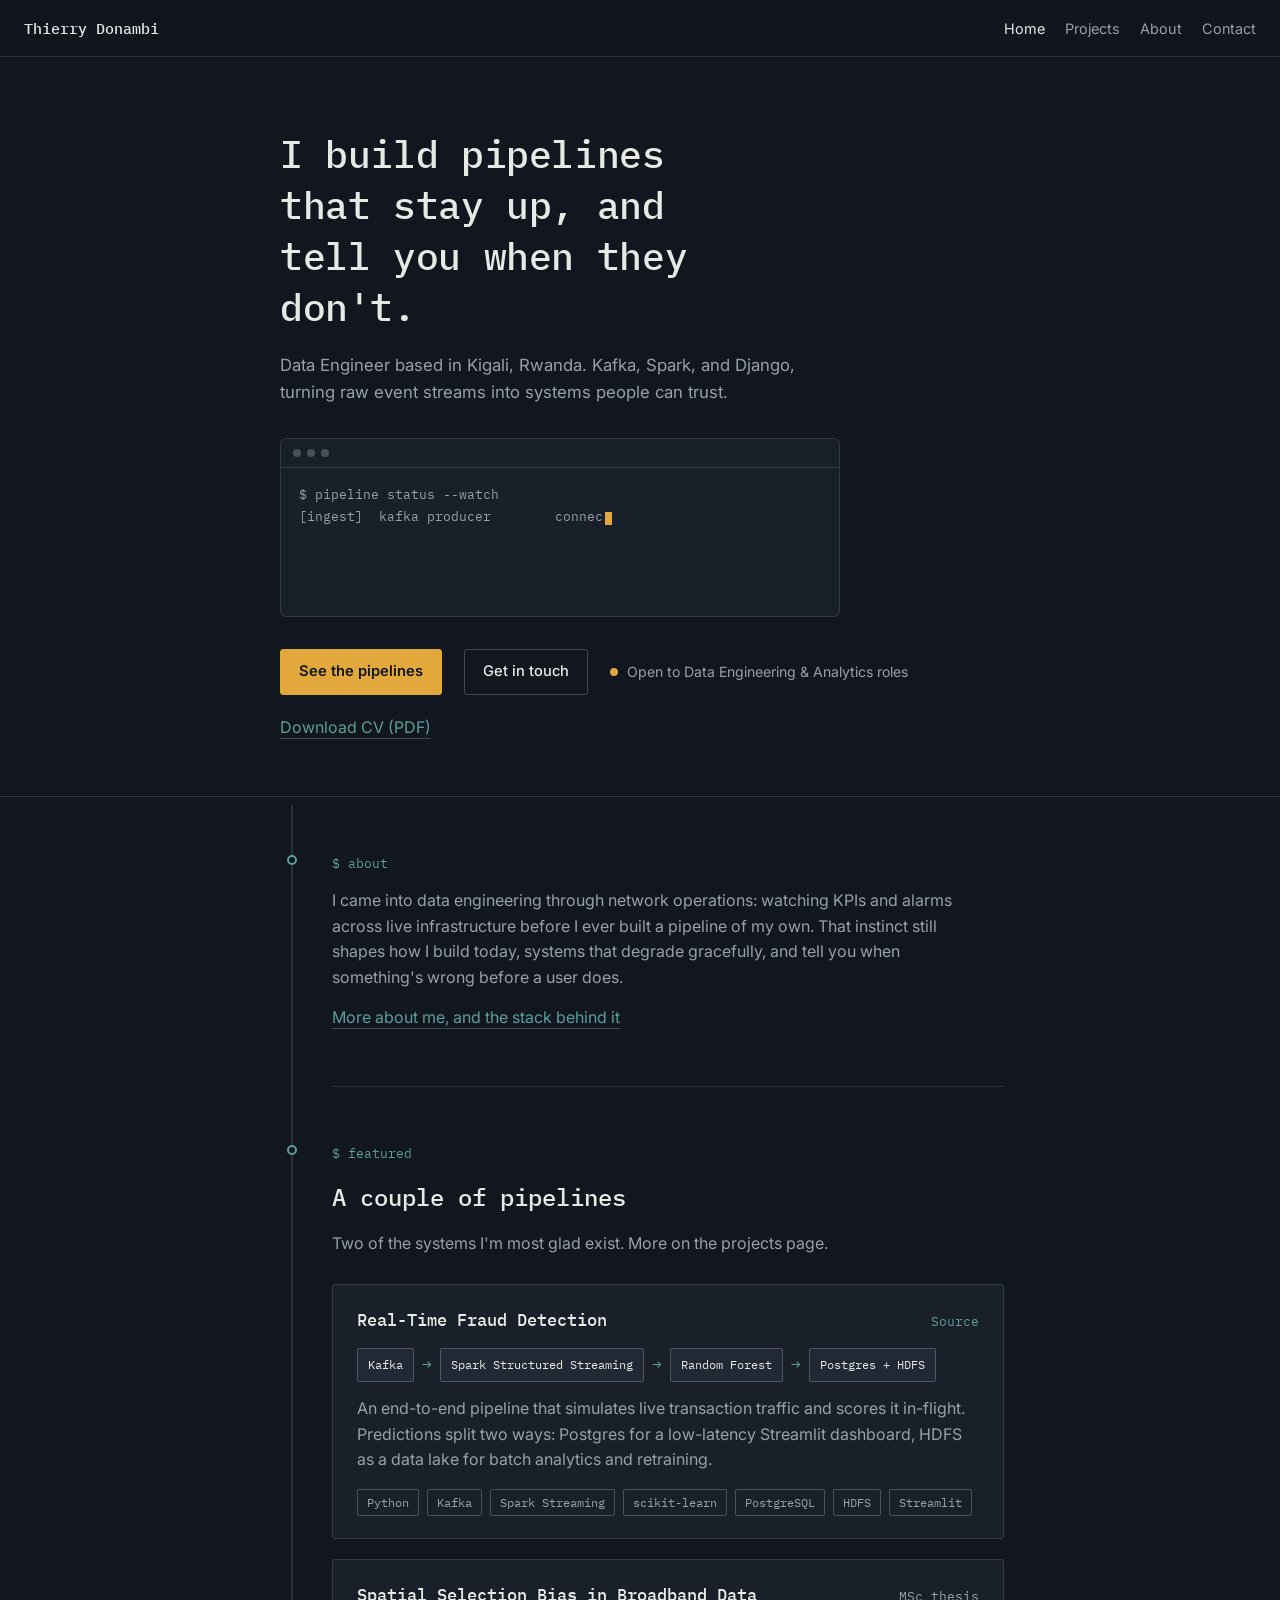
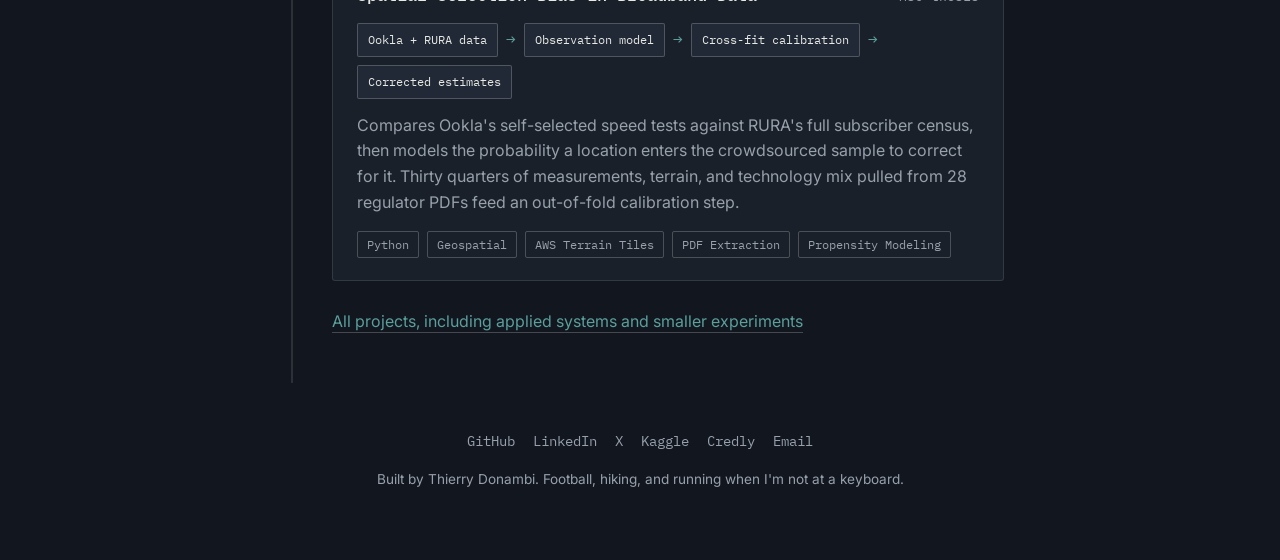
<file: index.html>
<!DOCTYPE html>
<html lang="en">
<head>
<meta charset="UTF-8">
<meta name="viewport" content="width=device-width, initial-scale=1.0">
<title>Thierry Donambi, Data Engineer</title>
<meta name="description" content="Thierry Donambi is a Data Engineer in Kigali, Rwanda, building streaming pipelines, cloud data infrastructure, and the web systems around them: Kafka, Spark, Django, AWS.">
<link rel="icon" href="data:image/svg+xml,%3Csvg xmlns='http://www.w3.org/2000/svg' viewBox='0 0 32 32'%3E%3Crect width='32' height='32' fill='%2312161F'/%3E%3Ccircle cx='16' cy='16' r='6' fill='%23E3A83B'/%3E%3C/svg%3E">
<link rel="preconnect" href="https://fonts.googleapis.com">
<link rel="preconnect" href="https://fonts.gstatic.com" crossorigin>
<link href="https://fonts.googleapis.com/css2?family=IBM+Plex+Mono:wght@400;500;600&family=Inter:wght@400;500;600;700&display=swap" rel="stylesheet">
<link rel="stylesheet" href="css/style.css">
</head>
<body>

<header class="topbar">
  <a href="index.html" class="topbar__name">Thierry Donambi</a>
  <nav class="topbar__nav">
    <a href="index.html" class="is-active">Home</a>
    <a href="projects.html">Projects</a>
    <a href="about.html">About</a>
    <a href="contact.html">Contact</a>
  </nav>
</header>

<main id="top">

  <!-- HERO -->
  <section class="hero">
    <div class="hero__inner">
      <h1 class="hero__headline">I build pipelines that stay up, and tell you when they don't.</h1>
      <p class="hero__sub">Data Engineer based in Kigali, Rwanda. Kafka, Spark, and Django, turning raw event streams into systems people can trust.</p>

      <div class="terminal" aria-hidden="true">
        <div class="terminal__bar"><span></span><span></span><span></span></div>
        <pre class="terminal__body" id="terminalBody"></pre>
      </div>

      <div class="hero__actions">
        <a class="btn btn--primary" href="projects.html">See the pipelines</a>
        <a class="btn" href="contact.html">Get in touch</a>
        <span class="status"><span class="status__dot"></span>Open to Data Engineering &amp; Analytics roles</span>
      </div>
      <p class="prose" style="margin-top:20px;"><a class="inline-link" href="assets/documents/Thierry_Donambi_DE.pdf" target="_blank" rel="noopener">Download CV (PDF)</a></p>
    </div>
  </section>

  <div class="layout">
    <div class="rail-line" aria-hidden="true"></div>

    <!-- ABOUT TEASER -->
    <div class="rail-dot"></div>
    <section class="stage" id="about">
      <span class="stage__tag">$ about</span>
      <p class="prose">
        I came into data engineering through network operations: watching KPIs and alarms
        across live infrastructure before I ever built a pipeline of my own. That instinct
        still shapes how I build today, systems that degrade gracefully, and tell you when
        something's wrong before a user does.
      </p>
      <p class="prose"><a class="inline-link" href="about.html">More about me, and the stack behind it</a></p>
    </section>

    <!-- FEATURED PIPELINES -->
    <div class="rail-dot"></div>
    <section class="stage" id="featured">
      <span class="stage__tag">$ featured</span>
      <h2 class="stage__title">A couple of pipelines</h2>
      <p class="prose">Two of the systems I'm most glad exist. More on the projects page.</p>

      <div class="cards">
        <article class="card">
          <div class="card__head">
            <h3>Real-Time Fraud Detection</h3>
            <a class="card__link" href="https://github.com/Elthiero/fraud-detection-system" target="_blank" rel="noopener">Source</a>
          </div>
          <div class="flow">
            <span class="flow__box">Kafka</span><span class="flow__arrow">→</span>
            <span class="flow__box">Spark Structured Streaming</span><span class="flow__arrow">→</span>
            <span class="flow__box">Random Forest</span><span class="flow__arrow">→</span>
            <span class="flow__box">Postgres + HDFS</span>
          </div>
          <p>An end-to-end pipeline that simulates live transaction traffic and scores it in-flight. Predictions split two ways: Postgres for a low-latency Streamlit dashboard, HDFS as a data lake for batch analytics and retraining.</p>
          <ul class="tags">
            <li>Python</li><li>Kafka</li><li>Spark Streaming</li><li>scikit-learn</li><li>PostgreSQL</li><li>HDFS</li><li>Streamlit</li>
          </ul>
        </article>

        <article class="card">
          <div class="card__head">
            <h3>Spatial Selection Bias in Broadband Data</h3>
            <span class="card__meta">MSc thesis</span>
          </div>
          <div class="flow">
            <span class="flow__box">Ookla + RURA data</span><span class="flow__arrow">→</span>
            <span class="flow__box">Observation model</span><span class="flow__arrow">→</span>
            <span class="flow__box">Cross-fit calibration</span><span class="flow__arrow">→</span>
            <span class="flow__box">Corrected estimates</span>
          </div>
          <p>Compares Ookla's self-selected speed tests against RURA's full subscriber census, then models the probability a location enters the crowdsourced sample to correct for it. Thirty quarters of measurements, terrain, and technology mix pulled from 28 regulator PDFs feed an out-of-fold calibration step.</p>
          <ul class="tags">
            <li>Python</li><li>Geospatial</li><li>AWS Terrain Tiles</li><li>PDF Extraction</li><li>Propensity Modeling</li>
          </ul>
        </article>
      </div>

      <p class="prose" style="margin-top:28px;"><a class="inline-link" href="projects.html">All projects, including applied systems and smaller experiments</a></p>
    </section>

  </div>
</main>

<footer class="footer">
  <div class="footer__links">
    <a href="https://github.com/Elthiero" target="_blank" rel="noopener">GitHub</a>
    <a href="https://www.linkedin.com/in/thierry-donambi/" target="_blank" rel="noopener">LinkedIn</a>
    <a href="https://x.com/donambi_thierry" target="_blank" rel="noopener">X</a>
    <a href="https://www.kaggle.com/thierrydonambi" target="_blank" rel="noopener">Kaggle</a>
    <a href="https://www.credly.com/users/thierry-donambi" target="_blank" rel="noopener">Credly</a>
    <a href="mailto:thierrydonambi@gmail.com">Email</a>
  </div>
  <p>Built by Thierry Donambi. Football, hiking, and running when I'm not at a keyboard.</p>
</footer>

<script src="js/script.js"></script>
</body>
</html>
</file>
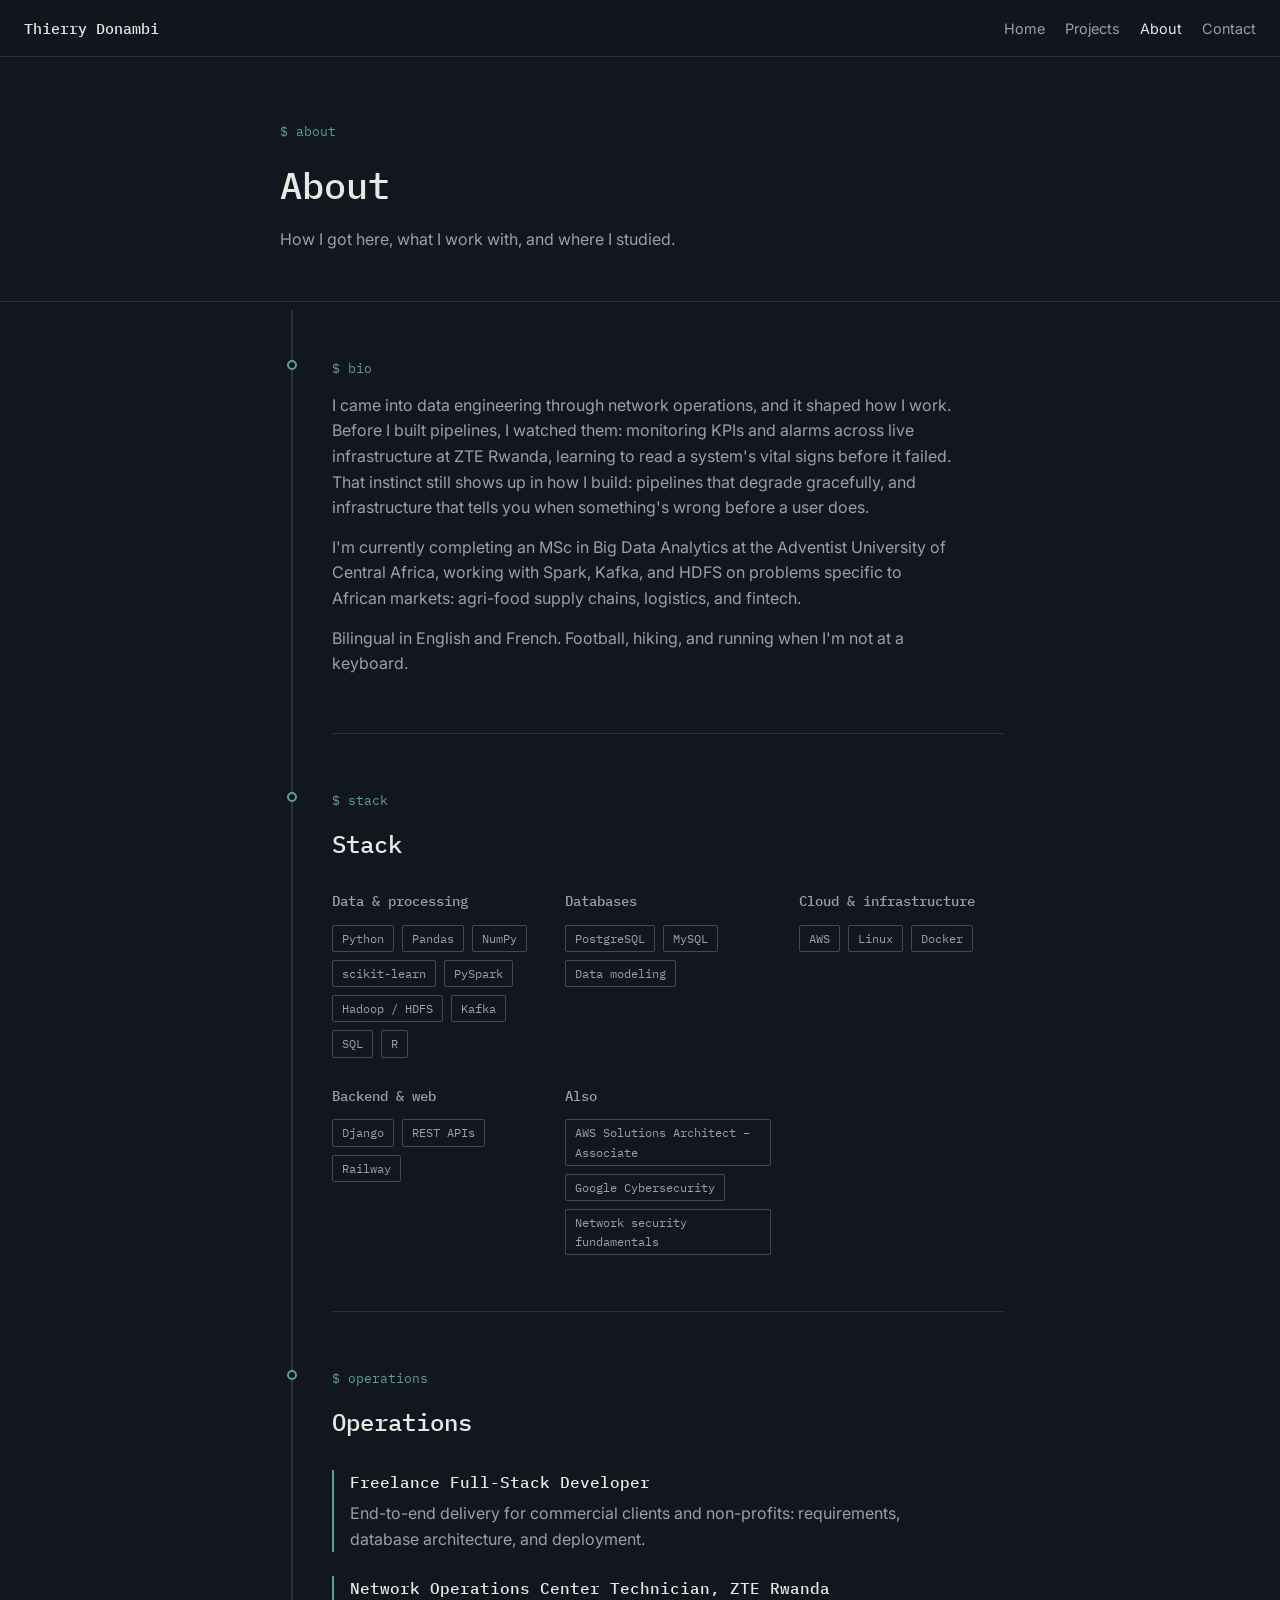
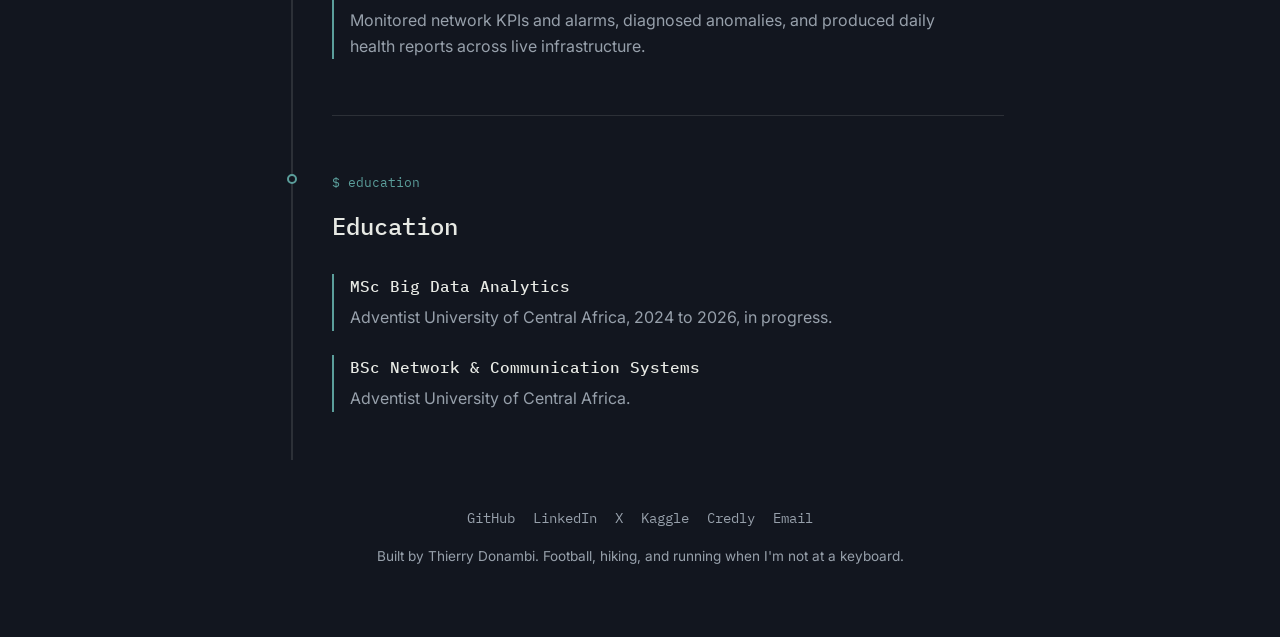
<file: about.html>
<!DOCTYPE html>
<html lang="en">
<head>
<meta charset="UTF-8">
<meta name="viewport" content="width=device-width, initial-scale=1.0">
<title>About — Thierry Donambi</title>
<meta name="description" content="Thierry Donambi's background, stack, and experience: from NOC technician at ZTE Rwanda to data engineer working with Spark, Kafka, and Django.">
<link rel="icon" href="data:image/svg+xml,%3Csvg xmlns='http://www.w3.org/2000/svg' viewBox='0 0 32 32'%3E%3Crect width='32' height='32' fill='%2312161F'/%3E%3Ccircle cx='16' cy='16' r='6' fill='%23E3A83B'/%3E%3C/svg%3E">
<link rel="preconnect" href="https://fonts.googleapis.com">
<link rel="preconnect" href="https://fonts.gstatic.com" crossorigin>
<link href="https://fonts.googleapis.com/css2?family=IBM+Plex+Mono:wght@400;500;600&family=Inter:wght@400;500;600;700&display=swap" rel="stylesheet">
<link rel="stylesheet" href="css/style.css">
</head>
<body>

<header class="topbar">
  <a href="index.html" class="topbar__name">Thierry Donambi</a>
  <nav class="topbar__nav">
    <a href="index.html">Home</a>
    <a href="projects.html">Projects</a>
    <a href="about.html" class="is-active">About</a>
    <a href="contact.html">Contact</a>
  </nav>
</header>

<main>

  <section class="page-header">
    <div class="page-header__inner">
      <span class="stage__tag">$ about</span>
      <h1>About</h1>
      <p>How I got here, what I work with, and where I studied.</p>
    </div>
  </section>

  <div class="layout">
    <div class="rail-line" aria-hidden="true"></div>

    <!-- BIO -->
    <div class="rail-dot"></div>
    <section class="stage" id="bio">
      <span class="stage__tag">$ bio</span>
      <p class="prose">
        I came into data engineering through network operations, and it shaped how I work.
        Before I built pipelines, I watched them: monitoring KPIs and alarms across live
        infrastructure at ZTE Rwanda, learning to read a system's vital signs before it failed.
        That instinct still shows up in how I build: pipelines that degrade gracefully, and
        infrastructure that tells you when something's wrong before a user does.
      </p>
      <p class="prose">
        I'm currently completing an MSc in Big Data Analytics at the Adventist University of
        Central Africa, working with Spark, Kafka, and HDFS on problems specific to African
        markets: agri-food supply chains, logistics, and fintech.
      </p>
      <p class="prose">
        Bilingual in English and French. Football, hiking, and running when I'm not at a keyboard.
      </p>
    </section>

    <!-- STACK -->
    <div class="rail-dot"></div>
    <section class="stage" id="stack">
      <span class="stage__tag">$ stack</span>
      <h2 class="stage__title">Stack</h2>
      <div class="stack-grid">
        <div class="stack-group">
          <h3>Data &amp; processing</h3>
          <ul class="tags"><li>Python</li><li>Pandas</li><li>NumPy</li><li>scikit-learn</li><li>PySpark</li><li>Hadoop / HDFS</li><li>Kafka</li><li>SQL</li><li>R</li></ul>
        </div>
        <div class="stack-group">
          <h3>Databases</h3>
          <ul class="tags"><li>PostgreSQL</li><li>MySQL</li><li>Data modeling</li></ul>
        </div>
        <div class="stack-group">
          <h3>Cloud &amp; infrastructure</h3>
          <ul class="tags"><li>AWS</li><li>Linux</li><li>Docker</li></ul>
        </div>
        <div class="stack-group">
          <h3>Backend &amp; web</h3>
          <ul class="tags"><li>Django</li><li>REST APIs</li><li>Railway</li></ul>
        </div>
        <div class="stack-group">
          <h3>Also</h3>
          <ul class="tags"><li><a href="https://www.credly.com/users/thierry-donambi" target="_blank" rel="noopener">AWS Solutions Architect – Associate</a></li><li>Google Cybersecurity</li><li>Network security fundamentals</li></ul>
        </div>
      </div>
    </section>

    <!-- OPERATIONS -->
    <div class="rail-dot"></div>
    <section class="stage" id="operations">
      <span class="stage__tag">$ operations</span>
      <h2 class="stage__title">Operations</h2>
      <div class="timeline">
        <div class="timeline__item">
          <h3>Freelance Full-Stack Developer</h3>
          <p>End-to-end delivery for commercial clients and non-profits: requirements, database architecture, and deployment.</p>
        </div>
        <div class="timeline__item">
          <h3>Network Operations Center Technician, ZTE Rwanda</h3>
          <p>Monitored network KPIs and alarms, diagnosed anomalies, and produced daily health reports across live infrastructure.</p>
        </div>
      </div>
    </section>

    <!-- EDUCATION -->
    <div class="rail-dot"></div>
    <section class="stage" id="education">
      <span class="stage__tag">$ education</span>
      <h2 class="stage__title">Education</h2>
      <div class="timeline">
        <div class="timeline__item">
          <h3>MSc Big Data Analytics</h3>
          <p>Adventist University of Central Africa, 2024 to 2026, in progress.</p>
        </div>
        <div class="timeline__item">
          <h3>BSc Network &amp; Communication Systems</h3>
          <p>Adventist University of Central Africa.</p>
        </div>
      </div>
    </section>

  </div>
</main>

<footer class="footer">
  <div class="footer__links">
    <a href="https://github.com/Elthiero" target="_blank" rel="noopener">GitHub</a>
    <a href="https://www.linkedin.com/in/thierry-donambi/" target="_blank" rel="noopener">LinkedIn</a>
    <a href="https://x.com/donambi_thierry" target="_blank" rel="noopener">X</a>
    <a href="https://www.kaggle.com/thierrydonambi" target="_blank" rel="noopener">Kaggle</a>
    <a href="https://www.credly.com/users/thierry-donambi" target="_blank" rel="noopener">Credly</a>
    <a href="mailto:thierrydonambi@gmail.com">Email</a>
  </div>
  <p>Built by Thierry Donambi. Football, hiking, and running when I'm not at a keyboard.</p>
</footer>

<script src="js/script.js"></script>
</body>
</html>
</file>
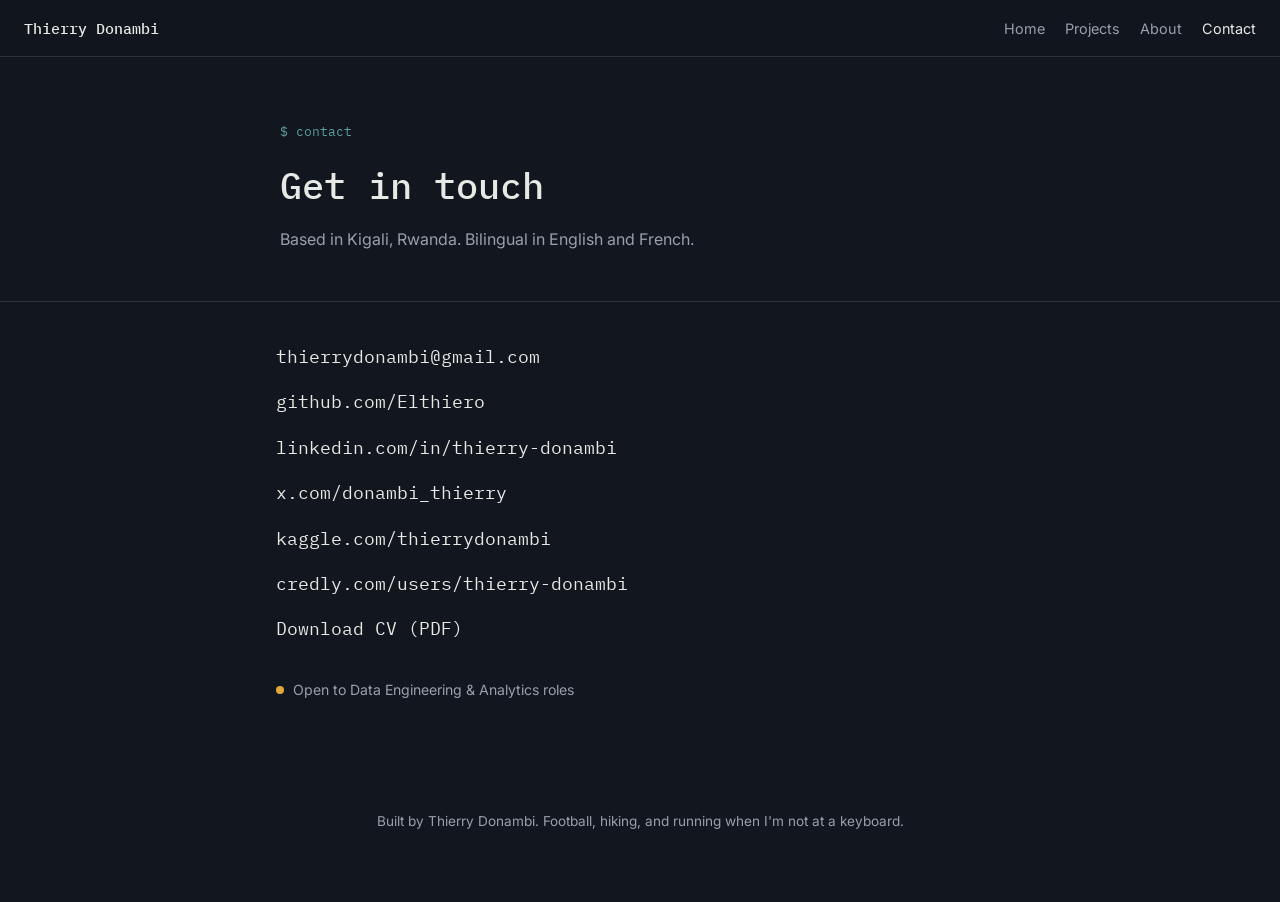
<file: contact.html>
<!DOCTYPE html>
<html lang="en">
<head>
<meta charset="UTF-8">
<meta name="viewport" content="width=device-width, initial-scale=1.0">
<title>Contact — Thierry Donambi</title>
<meta name="description" content="Get in touch with Thierry Donambi, Data Engineer based in Kigali, Rwanda, open to Data Engineering and Analytics roles.">
<link rel="icon" href="data:image/svg+xml,%3Csvg xmlns='http://www.w3.org/2000/svg' viewBox='0 0 32 32'%3E%3Crect width='32' height='32' fill='%2312161F'/%3E%3Ccircle cx='16' cy='16' r='6' fill='%23E3A83B'/%3E%3C/svg%3E">
<link rel="preconnect" href="https://fonts.googleapis.com">
<link rel="preconnect" href="https://fonts.gstatic.com" crossorigin>
<link href="https://fonts.googleapis.com/css2?family=IBM+Plex+Mono:wght@400;500;600&family=Inter:wght@400;500;600;700&display=swap" rel="stylesheet">
<link rel="stylesheet" href="css/style.css">
</head>
<body>

<header class="topbar">
  <a href="index.html" class="topbar__name">Thierry Donambi</a>
  <nav class="topbar__nav">
    <a href="index.html">Home</a>
    <a href="projects.html">Projects</a>
    <a href="about.html">About</a>
    <a href="contact.html" class="is-active">Contact</a>
  </nav>
</header>

<main>

  <section class="page-header">
    <div class="page-header__inner">
      <span class="stage__tag">$ contact</span>
      <h1>Get in touch</h1>
      <p>Based in Kigali, Rwanda. Bilingual in English and French.</p>
    </div>
  </section>

  <div class="layout layout--single">
    <section class="stage" id="contact">
      <div class="contact-links contact-links--big">
        <a href="mailto:thierrydonambi@gmail.com">thierrydonambi@gmail.com</a>
        <a href="https://github.com/Elthiero" target="_blank" rel="noopener">github.com/Elthiero</a>
        <a href="https://www.linkedin.com/in/thierry-donambi/" target="_blank" rel="noopener">linkedin.com/in/thierry-donambi</a>
        <a href="https://x.com/donambi_thierry" target="_blank" rel="noopener">x.com/donambi_thierry</a>
        <a href="https://www.kaggle.com/thierrydonambi" target="_blank" rel="noopener">kaggle.com/thierrydonambi</a>
        <a href="https://www.credly.com/users/thierry-donambi" target="_blank" rel="noopener">credly.com/users/thierry-donambi</a>
        <a href="assets/documents/Thierry_Donambi_DE.pdf" target="_blank" rel="noopener">Download CV (PDF)</a>
      </div>
      <p class="prose" style="margin-top:32px;">
        <span class="status"><span class="status__dot"></span>Open to Data Engineering &amp; Analytics roles</span>
      </p>
    </section>
  </div>
</main>

<footer class="footer">
  <p>Built by Thierry Donambi. Football, hiking, and running when I'm not at a keyboard.</p>
</footer>

<script src="js/script.js"></script>
</body>
</html>
</file>
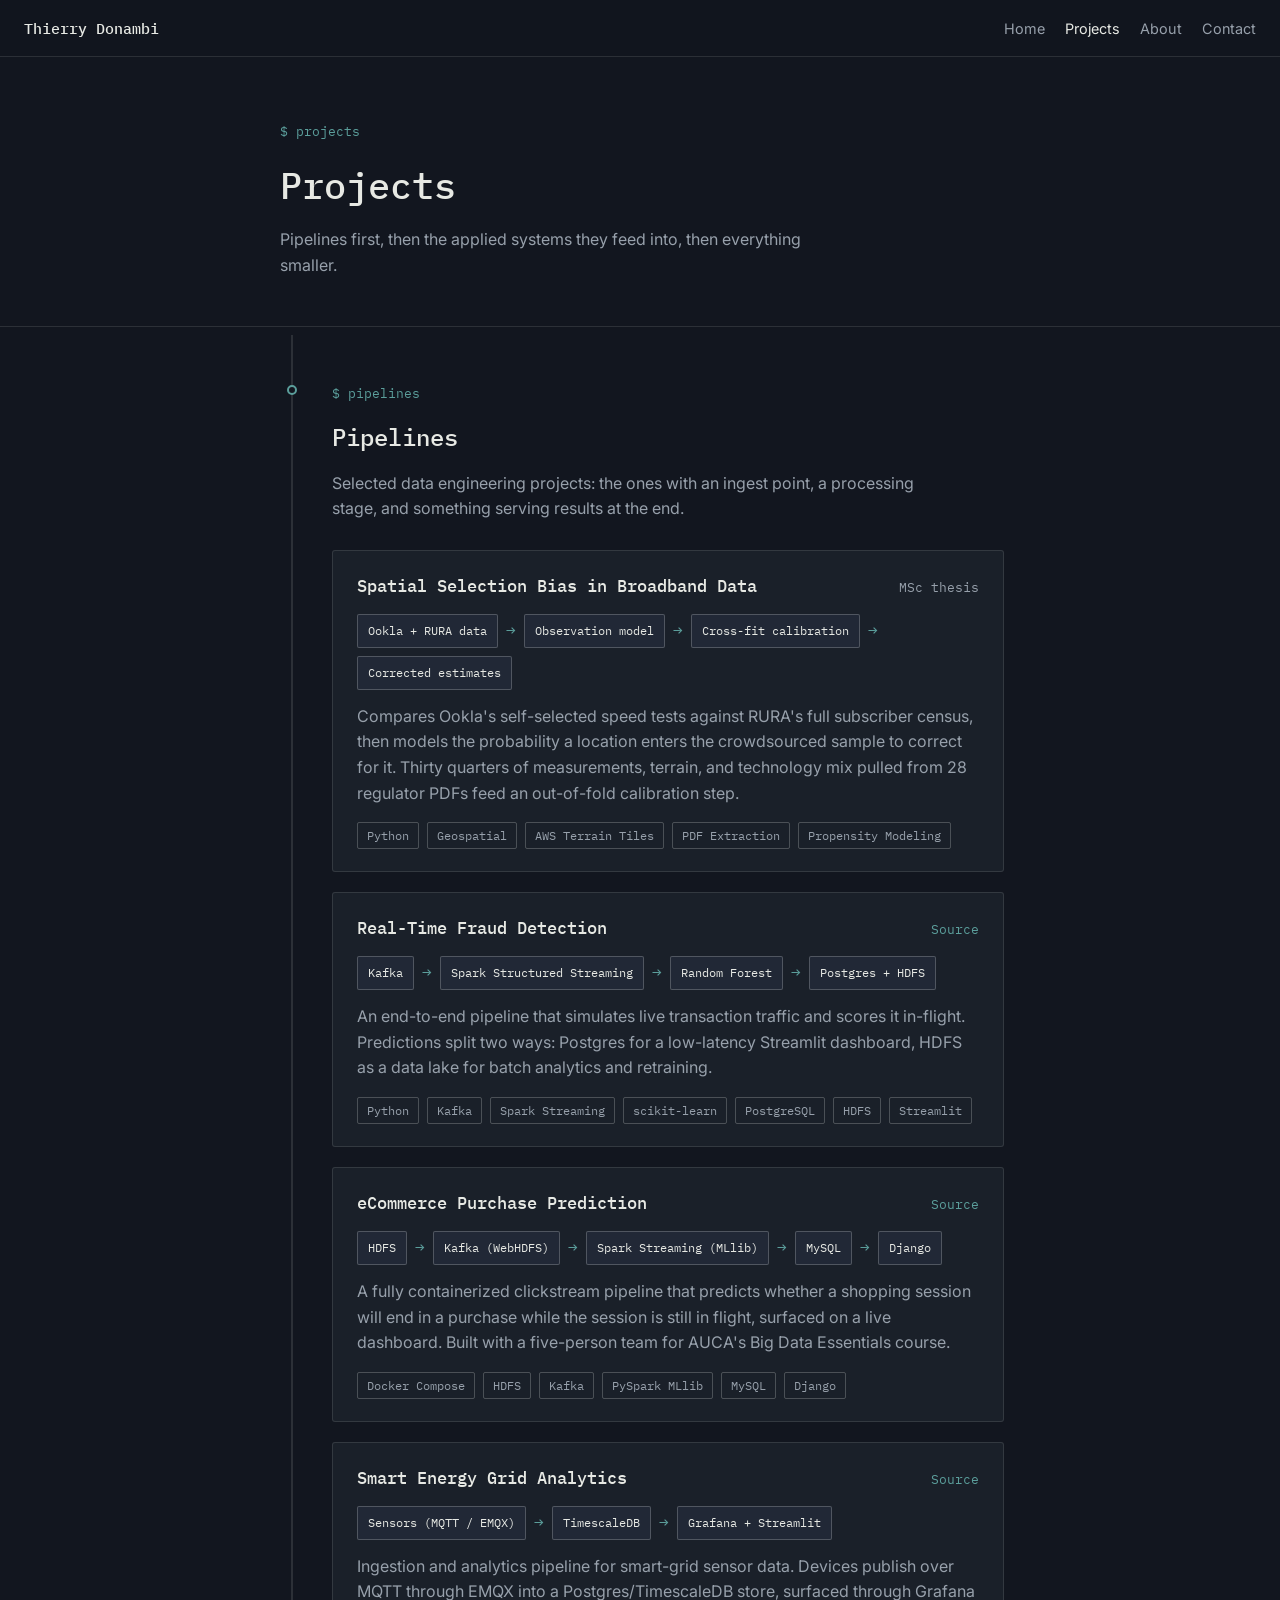
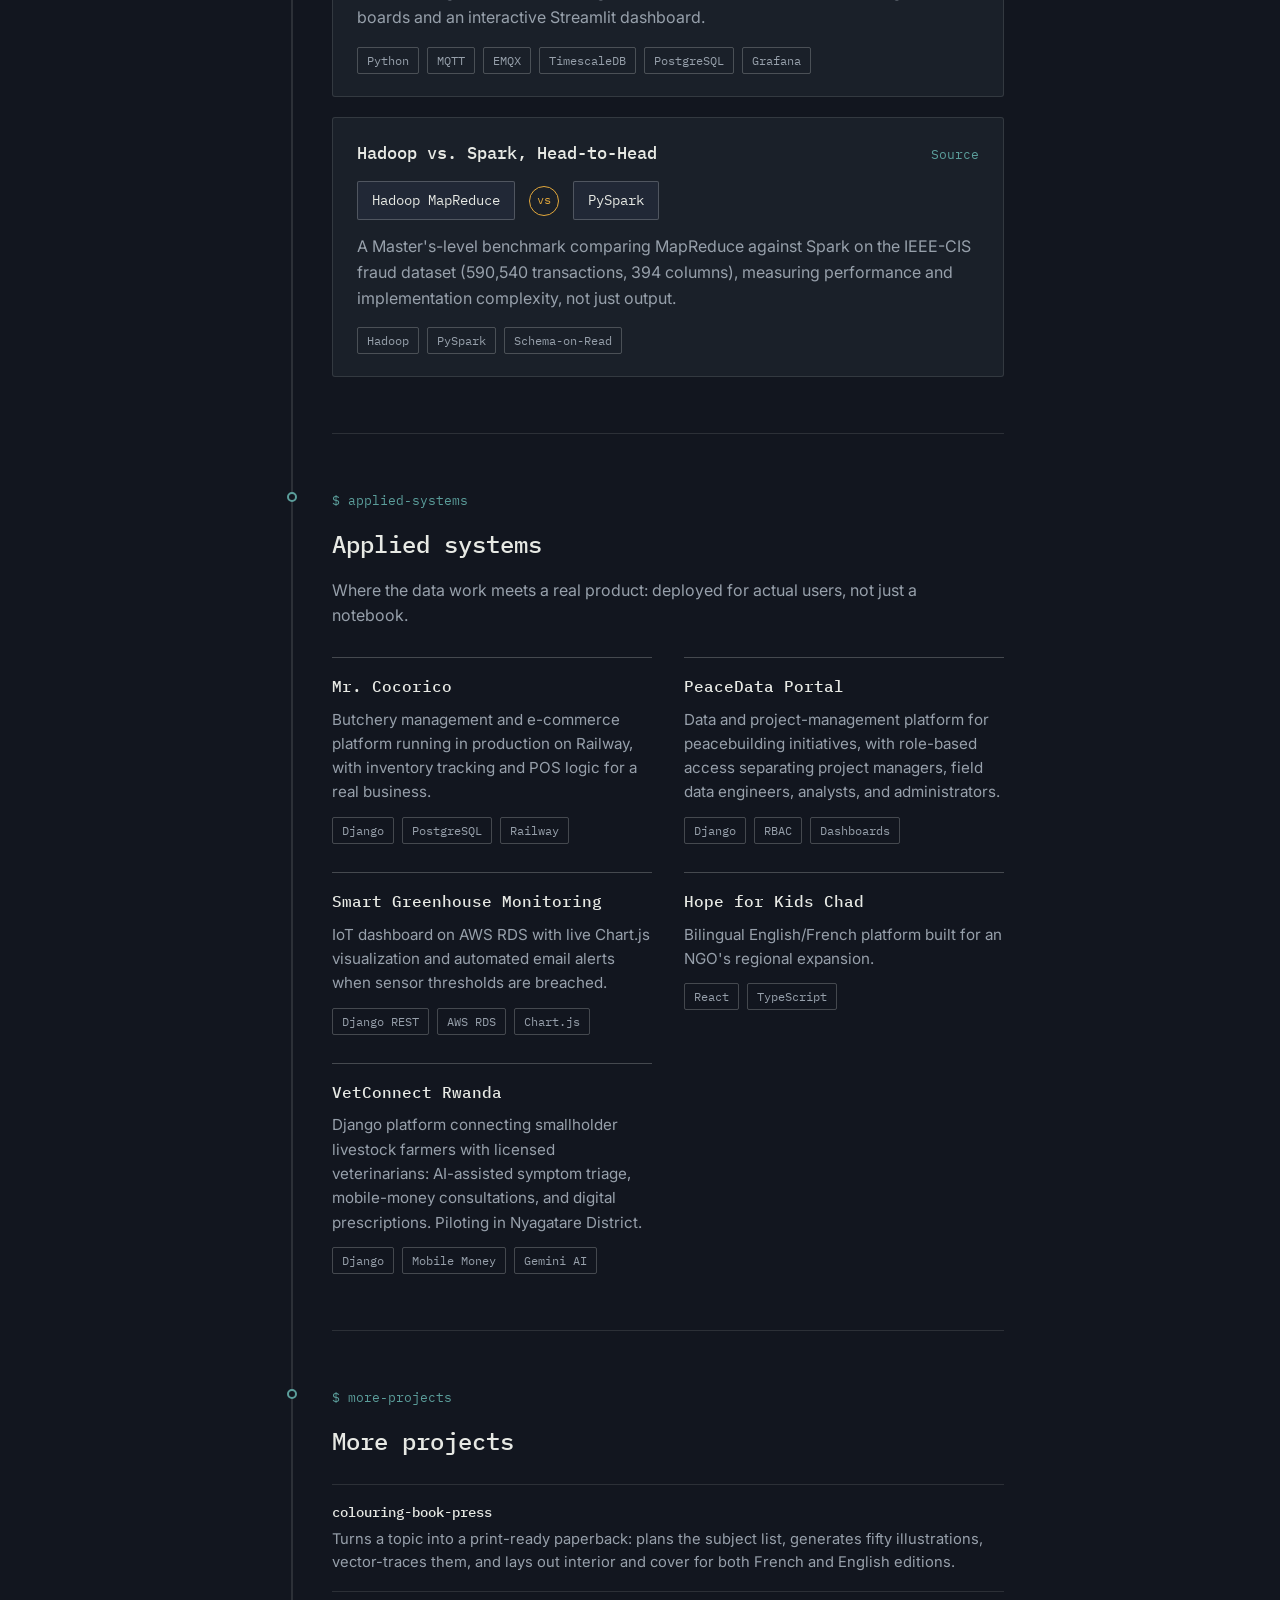
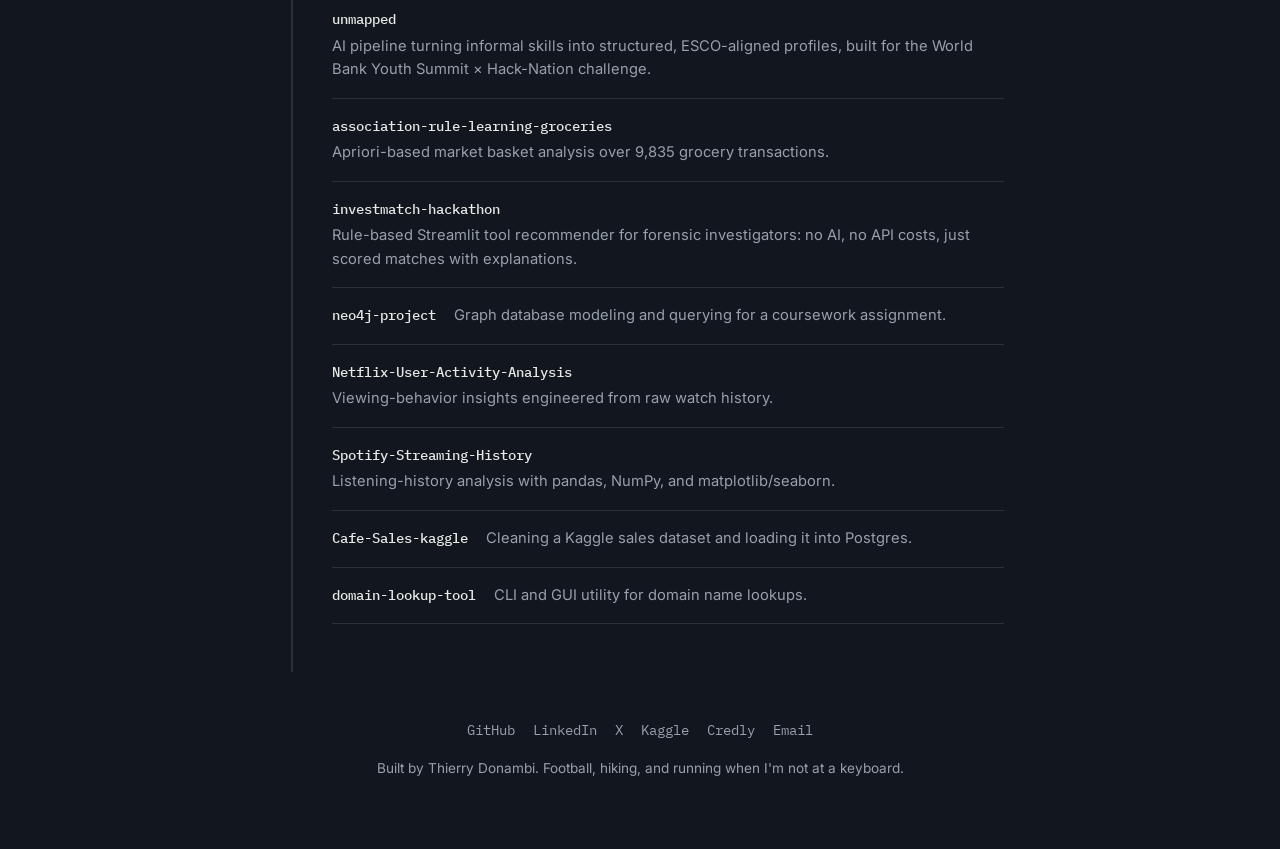
<file: projects.html>
<!DOCTYPE html>
<html lang="en">
<head>
<meta charset="UTF-8">
<meta name="viewport" content="width=device-width, initial-scale=1.0">
<title>Projects — Thierry Donambi</title>
<meta name="description" content="Data engineering pipelines, applied systems, and smaller experiments built by Thierry Donambi: Kafka, Spark, Hadoop, Django, and more.">
<link rel="icon" href="data:image/svg+xml,%3Csvg xmlns='http://www.w3.org/2000/svg' viewBox='0 0 32 32'%3E%3Crect width='32' height='32' fill='%2312161F'/%3E%3Ccircle cx='16' cy='16' r='6' fill='%23E3A83B'/%3E%3C/svg%3E">
<link rel="preconnect" href="https://fonts.googleapis.com">
<link rel="preconnect" href="https://fonts.gstatic.com" crossorigin>
<link href="https://fonts.googleapis.com/css2?family=IBM+Plex+Mono:wght@400;500;600&family=Inter:wght@400;500;600;700&display=swap" rel="stylesheet">
<link rel="stylesheet" href="css/style.css">
</head>
<body>

<header class="topbar">
  <a href="index.html" class="topbar__name">Thierry Donambi</a>
  <nav class="topbar__nav">
    <a href="index.html">Home</a>
    <a href="projects.html" class="is-active">Projects</a>
    <a href="about.html">About</a>
    <a href="contact.html">Contact</a>
  </nav>
</header>

<main>

  <section class="page-header">
    <div class="page-header__inner">
      <span class="stage__tag">$ projects</span>
      <h1>Projects</h1>
      <p>Pipelines first, then the applied systems they feed into, then everything smaller.</p>
    </div>
  </section>

  <div class="layout">
    <div class="rail-line" aria-hidden="true"></div>

    <!-- PIPELINES -->
    <div class="rail-dot"></div>
    <section class="stage" id="pipelines">
      <span class="stage__tag">$ pipelines</span>
      <h2 class="stage__title">Pipelines</h2>
      <p class="prose">Selected data engineering projects: the ones with an ingest point, a processing stage, and something serving results at the end.</p>

      <div class="cards">

        <article class="card">
          <div class="card__head">
            <h3>Spatial Selection Bias in Broadband Data</h3>
            <span class="card__meta">MSc thesis</span>
          </div>
          <div class="flow">
            <span class="flow__box">Ookla + RURA data</span><span class="flow__arrow">→</span>
            <span class="flow__box">Observation model</span><span class="flow__arrow">→</span>
            <span class="flow__box">Cross-fit calibration</span><span class="flow__arrow">→</span>
            <span class="flow__box">Corrected estimates</span>
          </div>
          <p>Compares Ookla's self-selected speed tests against RURA's full subscriber census, then models the probability a location enters the crowdsourced sample to correct for it. Thirty quarters of measurements, terrain, and technology mix pulled from 28 regulator PDFs feed an out-of-fold calibration step.</p>
          <ul class="tags">
            <li>Python</li><li>Geospatial</li><li>AWS Terrain Tiles</li><li>PDF Extraction</li><li>Propensity Modeling</li>
          </ul>
        </article>

        <article class="card">
          <div class="card__head">
            <h3>Real-Time Fraud Detection</h3>
            <a class="card__link" href="https://github.com/Elthiero/fraud-detection-system" target="_blank" rel="noopener">Source</a>
          </div>
          <div class="flow">
            <span class="flow__box">Kafka</span><span class="flow__arrow">→</span>
            <span class="flow__box">Spark Structured Streaming</span><span class="flow__arrow">→</span>
            <span class="flow__box">Random Forest</span><span class="flow__arrow">→</span>
            <span class="flow__box">Postgres + HDFS</span>
          </div>
          <p>An end-to-end pipeline that simulates live transaction traffic and scores it in-flight. Predictions split two ways: Postgres for a low-latency Streamlit dashboard, HDFS as a data lake for batch analytics and retraining.</p>
          <ul class="tags">
            <li>Python</li><li>Kafka</li><li>Spark Streaming</li><li>scikit-learn</li><li>PostgreSQL</li><li>HDFS</li><li>Streamlit</li>
          </ul>
        </article>

        <article class="card">
          <div class="card__head">
            <h3>eCommerce Purchase Prediction</h3>
            <a class="card__link" href="https://github.com/Elthiero/auca-big-data-essential-final-exam" target="_blank" rel="noopener">Source</a>
          </div>
          <div class="flow">
            <span class="flow__box">HDFS</span><span class="flow__arrow">→</span>
            <span class="flow__box">Kafka (WebHDFS)</span><span class="flow__arrow">→</span>
            <span class="flow__box">Spark Streaming (MLlib)</span><span class="flow__arrow">→</span>
            <span class="flow__box">MySQL</span><span class="flow__arrow">→</span>
            <span class="flow__box">Django</span>
          </div>
          <p>A fully containerized clickstream pipeline that predicts whether a shopping session will end in a purchase while the session is still in flight, surfaced on a live dashboard. Built with a five-person team for AUCA's Big Data Essentials course.</p>
          <ul class="tags">
            <li>Docker Compose</li><li>HDFS</li><li>Kafka</li><li>PySpark MLlib</li><li>MySQL</li><li>Django</li>
          </ul>
        </article>

        <article class="card">
          <div class="card__head">
            <h3>Smart Energy Grid Analytics</h3>
            <a class="card__link" href="https://github.com/Elthiero/energy-consumption" target="_blank" rel="noopener">Source</a>
          </div>
          <div class="flow">
            <span class="flow__box">Sensors (MQTT / EMQX)</span><span class="flow__arrow">→</span>
            <span class="flow__box">TimescaleDB</span><span class="flow__arrow">→</span>
            <span class="flow__box">Grafana + Streamlit</span>
          </div>
          <p>Ingestion and analytics pipeline for smart-grid sensor data. Devices publish over MQTT through EMQX into a Postgres/TimescaleDB store, surfaced through Grafana boards and an interactive Streamlit dashboard.</p>
          <ul class="tags">
            <li>Python</li><li>MQTT</li><li>EMQX</li><li>TimescaleDB</li><li>PostgreSQL</li><li>Grafana</li>
          </ul>
        </article>

        <article class="card card--vs">
          <div class="card__head">
            <h3>Hadoop vs. Spark, Head-to-Head</h3>
            <a class="card__link" href="https://github.com/Elthiero/fintech-hadoop-spark-comparison" target="_blank" rel="noopener">Source</a>
          </div>
          <div class="vs">
            <span class="vs__box">Hadoop MapReduce</span>
            <span class="vs__mid">vs</span>
            <span class="vs__box">PySpark</span>
          </div>
          <p>A Master's-level benchmark comparing MapReduce against Spark on the IEEE-CIS fraud dataset (590,540 transactions, 394 columns), measuring performance and implementation complexity, not just output.</p>
          <ul class="tags">
            <li>Hadoop</li><li>PySpark</li><li>Schema-on-Read</li>
          </ul>
        </article>

      </div>
    </section>

    <!-- APPLIED SYSTEMS -->
    <div class="rail-dot"></div>
    <section class="stage" id="applied">
      <span class="stage__tag">$ applied-systems</span>
      <h2 class="stage__title">Applied systems</h2>
      <p class="prose">Where the data work meets a real product: deployed for actual users, not just a notebook.</p>

      <div class="applied-grid">
        <article class="applied-item">
          <h3><a href="https://mrcocorico.com" target="_blank" rel="noopener">Mr. Cocorico</a></h3>
          <p>Butchery management and e-commerce platform running in production on Railway, with inventory tracking and POS logic for a real business.</p>
          <ul class="tags"><li>Django</li><li>PostgreSQL</li><li>Railway</li></ul>
        </article>
        <article class="applied-item">
          <h3>PeaceData Portal</h3>
          <p>Data and project-management platform for peacebuilding initiatives, with role-based access separating project managers, field data engineers, analysts, and administrators.</p>
          <ul class="tags"><li>Django</li><li>RBAC</li><li>Dashboards</li></ul>
        </article>
        <article class="applied-item">
          <h3><a href="https://github.com/Elthiero/greenhouse-monitoring" target="_blank" rel="noopener">Smart Greenhouse Monitoring</a></h3>
          <p>IoT dashboard on AWS RDS with live Chart.js visualization and automated email alerts when sensor thresholds are breached.</p>
          <ul class="tags"><li>Django REST</li><li>AWS RDS</li><li>Chart.js</li></ul>
        </article>
        <article class="applied-item">
          <h3>Hope for Kids Chad</h3>
          <p>Bilingual English/French platform built for an NGO's regional expansion.</p>
          <ul class="tags"><li>React</li><li>TypeScript</li></ul>
        </article>
        <article class="applied-item">
          <h3>VetConnect Rwanda</h3>
          <p>Django platform connecting smallholder livestock farmers with licensed veterinarians: AI-assisted symptom triage, mobile-money consultations, and digital prescriptions. Piloting in Nyagatare District.</p>
          <ul class="tags"><li>Django</li><li>Mobile Money</li><li>Gemini AI</li></ul>
        </article>
      </div>
    </section>

    <!-- MORE PROJECTS -->
    <div class="rail-dot"></div>
    <section class="stage" id="more">
      <span class="stage__tag">$ more-projects</span>
      <h2 class="stage__title">More projects</h2>
      <ul class="rows">
        <li class="row">
          <span class="row__private">colouring-book-press</span>
          <p>Turns a topic into a print-ready paperback: plans the subject list, generates fifty illustrations, vector-traces them, and lays out interior and cover for both French and English editions.</p>
        </li>
        <li class="row">
          <a href="https://github.com/Elthiero/unmapped" target="_blank" rel="noopener">unmapped</a>
          <p>AI pipeline turning informal skills into structured, ESCO-aligned profiles, built for the World Bank Youth Summit × Hack-Nation challenge.</p>
        </li>
        <li class="row">
          <a href="https://github.com/Elthiero/association-rule-learning-groceries" target="_blank" rel="noopener">association-rule-learning-groceries</a>
          <p>Apriori-based market basket analysis over 9,835 grocery transactions.</p>
        </li>
        <li class="row">
          <a href="https://github.com/Elthiero/investmatch-hackathon" target="_blank" rel="noopener">investmatch-hackathon</a>
          <p>Rule-based Streamlit tool recommender for forensic investigators: no AI, no API costs, just scored matches with explanations.</p>
        </li>
        <li class="row">
          <a href="https://github.com/Elthiero/neo4j-project" target="_blank" rel="noopener">neo4j-project</a>
          <p>Graph database modeling and querying for a coursework assignment.</p>
        </li>
        <li class="row">
          <a href="https://github.com/Elthiero/Netflix-User-Activity-Analysis" target="_blank" rel="noopener">Netflix-User-Activity-Analysis</a>
          <p>Viewing-behavior insights engineered from raw watch history.</p>
        </li>
        <li class="row">
          <a href="https://github.com/Elthiero/Spotify-Streaming-History" target="_blank" rel="noopener">Spotify-Streaming-History</a>
          <p>Listening-history analysis with pandas, NumPy, and matplotlib/seaborn.</p>
        </li>
        <li class="row">
          <a href="https://github.com/Elthiero/Cafe-Sales-kaggle" target="_blank" rel="noopener">Cafe-Sales-kaggle</a>
          <p>Cleaning a Kaggle sales dataset and loading it into Postgres.</p>
        </li>
        <li class="row">
          <a href="https://github.com/Elthiero/domain-lookup-tool" target="_blank" rel="noopener">domain-lookup-tool</a>
          <p>CLI and GUI utility for domain name lookups.</p>
        </li>
      </ul>
    </section>

  </div>
</main>

<footer class="footer">
  <div class="footer__links">
    <a href="https://github.com/Elthiero" target="_blank" rel="noopener">GitHub</a>
    <a href="https://www.linkedin.com/in/thierry-donambi/" target="_blank" rel="noopener">LinkedIn</a>
    <a href="https://x.com/donambi_thierry" target="_blank" rel="noopener">X</a>
    <a href="https://www.kaggle.com/thierrydonambi" target="_blank" rel="noopener">Kaggle</a>
    <a href="https://www.credly.com/users/thierry-donambi" target="_blank" rel="noopener">Credly</a>
    <a href="mailto:thierrydonambi@gmail.com">Email</a>
  </div>
  <p>Built by Thierry Donambi. Football, hiking, and running when I'm not at a keyboard.</p>
</footer>

<script src="js/script.js"></script>
</body>
</html>
</file>
<file: css/style.css>
:root {
  --ink: #12161f;
  --ink-2: #1a2029;
  --ink-3: #212836;
  --text: #e7e9e4;
  --text-dim: #97a0ab;
  --amber: #e3a83b;
  --teal: #5b9e9b;
  --line: rgba(231, 233, 228, 0.12);
  --line-strong: rgba(231, 233, 228, 0.24);
  --radius: 3px;
  --content-w: 720px;
}

* { box-sizing: border-box; }

html { scroll-behavior: smooth; }

body {
  margin: 0;
  background: var(--ink);
  color: var(--text);
  font-family: "Inter", system-ui, sans-serif;
  font-size: 16px;
  line-height: 1.6;
  -webkit-font-smoothing: antialiased;
}

h1, h2, h3, .mono {
  font-family: "IBM Plex Mono", ui-monospace, "SF Mono", Menlo, monospace;
  margin: 0;
}

a { color: inherit; text-decoration: none; }
a:hover { color: var(--amber); }

:focus-visible { outline: 2px solid var(--amber); outline-offset: 3px; }

img { max-width: 100%; display: block; }

ul { list-style: none; margin: 0; padding: 0; }

.prose {
  max-width: 62ch;
  color: var(--text-dim);
  margin: 0 0 14px;
}
.prose:last-child { margin-bottom: 0; }

/* Topbar */
.topbar {
  position: sticky;
  top: 0;
  z-index: 10;
  display: flex;
  align-items: center;
  justify-content: space-between;
  padding: 16px 24px;
  background: rgba(18, 22, 31, 0.85);
  backdrop-filter: blur(8px);
  border-bottom: 1px solid var(--line);
}
.topbar__name {
  font-family: "IBM Plex Mono", monospace;
  font-weight: 500;
  font-size: 0.95rem;
}
.topbar__nav { display: flex; gap: 20px; font-size: 0.9rem; }
.topbar__nav a { color: var(--text-dim); }
.topbar__nav a:hover { color: var(--amber); }
.topbar__nav a.is-active { color: var(--text); }

/* Page header (sub-pages) */
.page-header { padding: 64px 24px 48px; border-bottom: 1px solid var(--line); }
.page-header__inner { max-width: var(--content-w); margin: 0 auto; }
.page-header h1 {
  font-size: clamp(1.7rem, 3.6vw, 2.3rem);
  font-weight: 500;
  margin: 12px 0 12px;
}
.page-header p { color: var(--text-dim); max-width: 56ch; margin: 0; }

.inline-link {
  color: var(--teal);
  border-bottom: 1px solid var(--line-strong);
  padding-bottom: 1px;
}
.inline-link:hover { color: var(--amber); border-color: var(--amber); }

/* Hero */
.hero { padding: 72px 24px 56px; border-bottom: 1px solid var(--line); }
.hero__inner { max-width: var(--content-w); margin: 0 auto; }

.hero__headline {
  font-size: clamp(1.5rem, 3.4vw, 2.35rem);
  font-weight: 500;
  line-height: 1.35;
  letter-spacing: -0.01em;
  max-width: 18ch;
  margin-bottom: 20px;
}

.hero__sub {
  color: var(--text-dim);
  max-width: 52ch;
  font-size: 1.05rem;
  margin-bottom: 32px;
}

.terminal {
  background: var(--ink-2);
  border: 1px solid var(--line);
  border-radius: 6px;
  overflow: hidden;
  max-width: 560px;
  margin-bottom: 32px;
}
.terminal__bar {
  display: flex;
  gap: 6px;
  padding: 10px 12px;
  border-bottom: 1px solid var(--line);
}
.terminal__bar span {
  width: 8px; height: 8px; border-radius: 50%;
  background: var(--line-strong);
}
.terminal__body {
  margin: 0;
  padding: 16px 18px 20px;
  font-family: "IBM Plex Mono", monospace;
  font-size: 0.8rem;
  line-height: 1.7;
  color: var(--text-dim);
  white-space: pre-wrap;
  min-height: 148px;
}
.terminal__body .ok { color: var(--teal); }
.terminal__cursor {
  display: inline-block;
  width: 7px; height: 1em;
  background: var(--amber);
  vertical-align: text-bottom;
  margin-left: 2px;
  animation: blink 1s steps(1) infinite;
}
@keyframes blink { 50% { opacity: 0; } }

.hero__actions { display: flex; align-items: center; flex-wrap: wrap; gap: 14px 22px; }

.btn {
  display: inline-block;
  padding: 10px 18px;
  border: 1px solid var(--line-strong);
  border-radius: var(--radius);
  font-family: "Inter", sans-serif;
  font-weight: 500;
  font-size: 0.92rem;
  color: var(--text);
  transition: border-color 150ms ease, background 150ms ease;
}
.btn:hover { border-color: var(--teal); color: var(--text); background: var(--ink-2); }
.btn--primary {
  background: var(--amber);
  border-color: var(--amber);
  color: var(--ink);
  font-weight: 600;
}
.btn--primary:hover { background: #edb650; border-color: #edb650; color: var(--ink); }

.status {
  display: inline-flex;
  align-items: center;
  gap: 9px;
  color: var(--text-dim);
  font-size: 0.88rem;
}
.status__dot {
  width: 8px; height: 8px; border-radius: 50%;
  background: var(--amber);
  animation: pulse 2.4s ease-in-out infinite;
}
@keyframes pulse {
  0%, 100% { opacity: 1; }
  50% { opacity: 0.35; }
}

/* Layout / rail */
.layout {
  position: relative;
  max-width: calc(var(--content-w) + 56px);
  margin: 0 auto;
  padding: 0 24px;
  display: grid;
  grid-template-columns: 32px 1fr;
  column-gap: 24px;
}

.rail-line {
  position: absolute;
  top: 8px;
  bottom: 8px;
  left: 39px;
  width: 2px;
  background: var(--line);
}

.rail-dot {
  align-self: start;
  justify-self: center;
  width: 10px;
  height: 10px;
  margin-top: 58px;
  border-radius: 50%;
  background: var(--ink);
  border: 2px solid var(--teal);
  position: relative;
  z-index: 1;
}

.stage {
  padding: 56px 0;
  border-bottom: 1px solid var(--line);
}
.stage:last-of-type { border-bottom: none; }

.stage__tag {
  display: block;
  font-family: "IBM Plex Mono", monospace;
  font-size: 0.82rem;
  color: var(--teal);
  margin-bottom: 14px;
}

.stage__title {
  font-size: 1.5rem;
  font-weight: 500;
  margin-bottom: 14px;
}

/* Pipeline cards */
.cards { display: flex; flex-direction: column; gap: 20px; margin-top: 28px; }

.card {
  border: 1px solid var(--line);
  background: var(--ink-2);
  border-radius: var(--radius);
  padding: 22px 24px;
}

.card__head {
  display: flex;
  align-items: baseline;
  justify-content: space-between;
  gap: 16px;
  margin-bottom: 14px;
}
.card__head h3 { font-size: 1.05rem; font-weight: 500; }
.card__link {
  font-family: "IBM Plex Mono", monospace;
  font-size: 0.8rem;
  color: var(--teal);
  white-space: nowrap;
}
.card__link:hover { color: var(--amber); }
.card__meta {
  font-family: "IBM Plex Mono", monospace;
  font-size: 0.8rem;
  color: var(--text-dim);
  white-space: nowrap;
}

.card p { color: var(--text-dim); margin: 14px 0 16px; max-width: 64ch; }

.flow {
  display: flex;
  flex-wrap: wrap;
  align-items: center;
  gap: 8px;
  font-family: "IBM Plex Mono", monospace;
  font-size: 0.78rem;
}
.flow__box {
  border: 1px solid var(--line-strong);
  background: var(--ink-3);
  padding: 6px 10px;
  border-radius: 2px;
  color: var(--text);
}
.flow__arrow { color: var(--teal); font-size: 1rem; }

.vs { display: flex; align-items: center; gap: 14px; font-family: "IBM Plex Mono", monospace; font-size: 0.85rem; }
.vs__box {
  border: 1px solid var(--line-strong);
  background: var(--ink-3);
  padding: 8px 14px;
  border-radius: 2px;
}
.vs__mid {
  width: 30px; height: 30px;
  border-radius: 50%;
  border: 1px solid var(--amber);
  color: var(--amber);
  display: flex; align-items: center; justify-content: center;
  font-size: 0.72rem;
  flex-shrink: 0;
}

.tags { display: flex; flex-wrap: wrap; gap: 8px; }
.tags li {
  font-family: "IBM Plex Mono", monospace;
  font-size: 0.75rem;
  color: var(--text-dim);
  border: 1px solid var(--line-strong);
  border-radius: 2px;
  padding: 3px 9px;
}

/* Applied systems */
.applied-grid {
  display: grid;
  grid-template-columns: 1fr 1fr;
  gap: 28px 32px;
  margin-top: 28px;
}
.applied-item {
  border-top: 1px solid var(--line-strong);
  padding-top: 16px;
}
.applied-item h3 { font-size: 1rem; font-weight: 500; margin-bottom: 8px; }
.applied-item h3 a:hover { color: var(--amber); }
.applied-item p { color: var(--text-dim); margin: 0 0 12px; font-size: 0.95rem; }

/* More projects rows */
.rows { margin-top: 24px; }
.row {
  padding: 16px 0;
  border-top: 1px solid var(--line);
  display: flex;
  flex-wrap: wrap;
  align-items: baseline;
  gap: 4px 18px;
}
.row:last-child { border-bottom: 1px solid var(--line); }
.row a {
  font-family: "IBM Plex Mono", monospace;
  font-size: 0.88rem;
  font-weight: 500;
  flex-shrink: 0;
}
.row a:hover { color: var(--amber); }
.row p { color: var(--text-dim); margin: 0; font-size: 0.92rem; }
.row__private {
  font-family: "IBM Plex Mono", monospace;
  font-size: 0.88rem;
  font-weight: 500;
  color: var(--text);
  flex-shrink: 0;
}

/* Stack */
.stack-grid {
  display: grid;
  grid-template-columns: repeat(auto-fit, minmax(190px, 1fr));
  gap: 28px;
  margin-top: 28px;
}
.stack-group h3 {
  font-size: 0.85rem;
  font-weight: 500;
  color: var(--text-dim);
  margin-bottom: 12px;
}

/* Timeline */
.timeline { display: flex; flex-direction: column; gap: 24px; margin-top: 28px; }
.timeline__item { border-left: 2px solid var(--teal); padding-left: 16px; }
.timeline__item h3 { font-size: 1rem; font-weight: 500; margin-bottom: 6px; }
.timeline__item p { color: var(--text-dim); margin: 0; max-width: 60ch; }

/* Contact */
.contact-links { display: flex; flex-direction: column; gap: 10px; margin-top: 24px; font-family: "IBM Plex Mono", monospace; font-size: 0.95rem; }
.contact-links a { width: fit-content; }
.contact-links a:hover { color: var(--amber); }
.contact-links--big { gap: 16px; font-size: 1.15rem; margin-top: 8px; }

.layout--single { grid-template-columns: 1fr; padding-top: 8px; }
.layout--single .stage { border-bottom: none; padding-top: 24px; }

.footer {
  text-align: center;
  padding: 40px 24px 56px;
  color: var(--text-dim);
  font-size: 0.85rem;
}
.footer__links {
  display: flex;
  justify-content: center;
  flex-wrap: wrap;
  gap: 18px;
  margin-bottom: 16px;
  font-family: "IBM Plex Mono", monospace;
  font-size: 0.85rem;
}
.footer__links a:hover { color: var(--amber); }

/* Responsive */
@media (max-width: 720px) {
  .layout { grid-template-columns: 1fr; }
  .rail-line, .rail-dot { display: none; }
  .stage { padding: 40px 0; }
  .applied-grid { grid-template-columns: 1fr; }
  .hero { padding: 56px 20px 40px; }
}

@media (prefers-reduced-motion: reduce) {
  html { scroll-behavior: auto; }
  .status__dot, .terminal__cursor { animation: none; }
}
</file>
